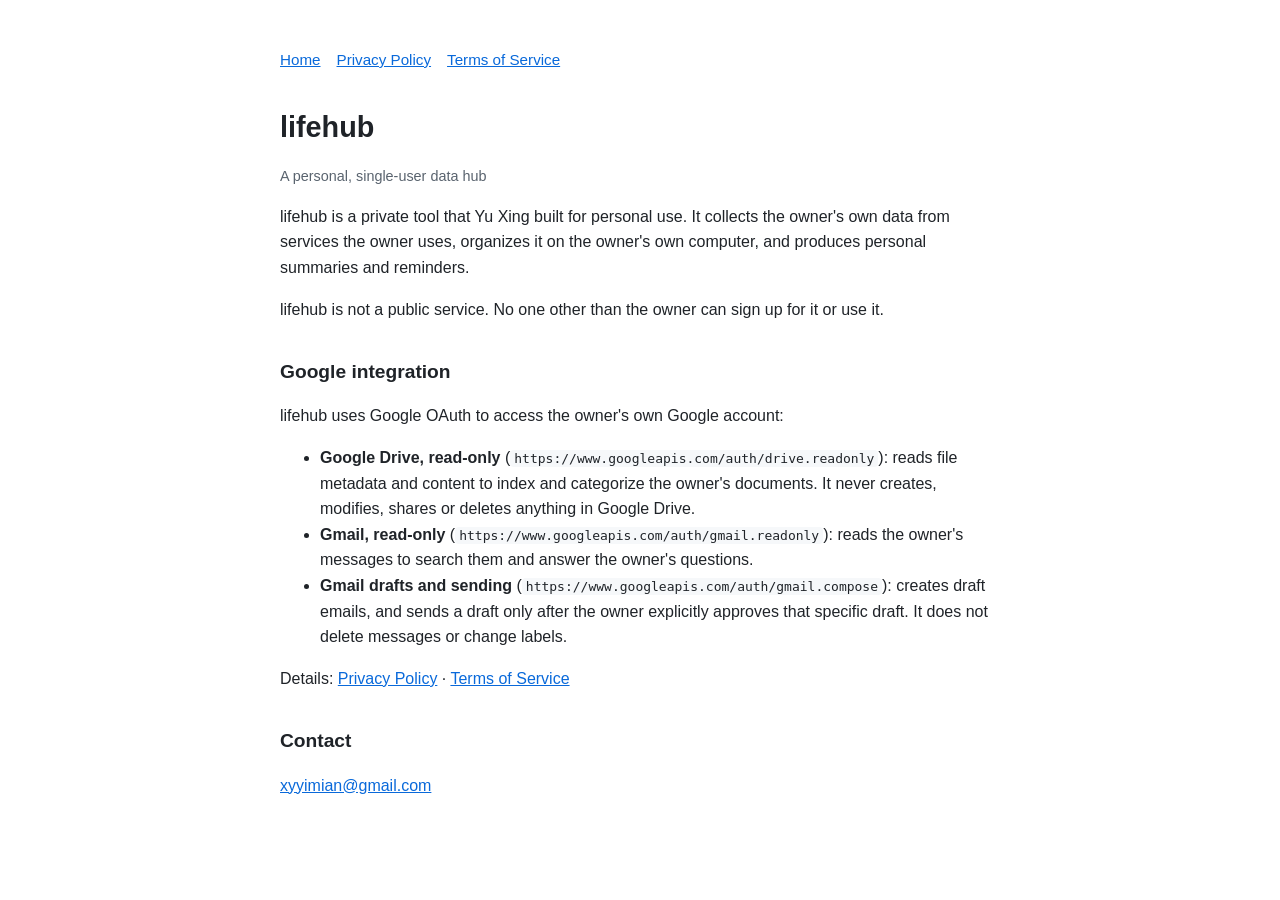
<file: index.html>
<!DOCTYPE html>
<html lang="en">
<head>
<meta charset="utf-8">
<meta name="viewport" content="width=device-width, initial-scale=1">
<title>lifehub</title>
<link rel="stylesheet" href="style.css">
</head>
<body>
<nav><a href="./">Home</a><a href="privacy.html">Privacy Policy</a><a href="terms.html">Terms of Service</a></nav>
<h1>lifehub</h1>
<p class="meta">A personal, single-user data hub</p>

<p>lifehub is a private tool that Yu Xing built for personal use. It collects the owner's own data from services the owner uses, organizes it on the owner's own computer, and produces personal summaries and reminders.</p>

<p>lifehub is not a public service. No one other than the owner can sign up for it or use it.</p>

<h2>Google integration</h2>
<p>lifehub uses Google OAuth to access the owner's own Google account:</p>
<ul>
<li><strong>Google Drive, read-only</strong> (<code>https://www.googleapis.com/auth/drive.readonly</code>): reads file metadata and content to index and categorize the owner's documents. It never creates, modifies, shares or deletes anything in Google Drive.</li>
<li><strong>Gmail, read-only</strong> (<code>https://www.googleapis.com/auth/gmail.readonly</code>): reads the owner's messages to search them and answer the owner's questions.</li>
<li><strong>Gmail drafts and sending</strong> (<code>https://www.googleapis.com/auth/gmail.compose</code>): creates draft emails, and sends a draft only after the owner explicitly approves that specific draft. It does not delete messages or change labels.</li>
</ul>

<p>Details: <a href="privacy.html">Privacy Policy</a> · <a href="terms.html">Terms of Service</a></p>

<h2>Contact</h2>
<p><a href="mailto:xyyimian@gmail.com">xyyimian@gmail.com</a></p>
</body>
</html>
</file>
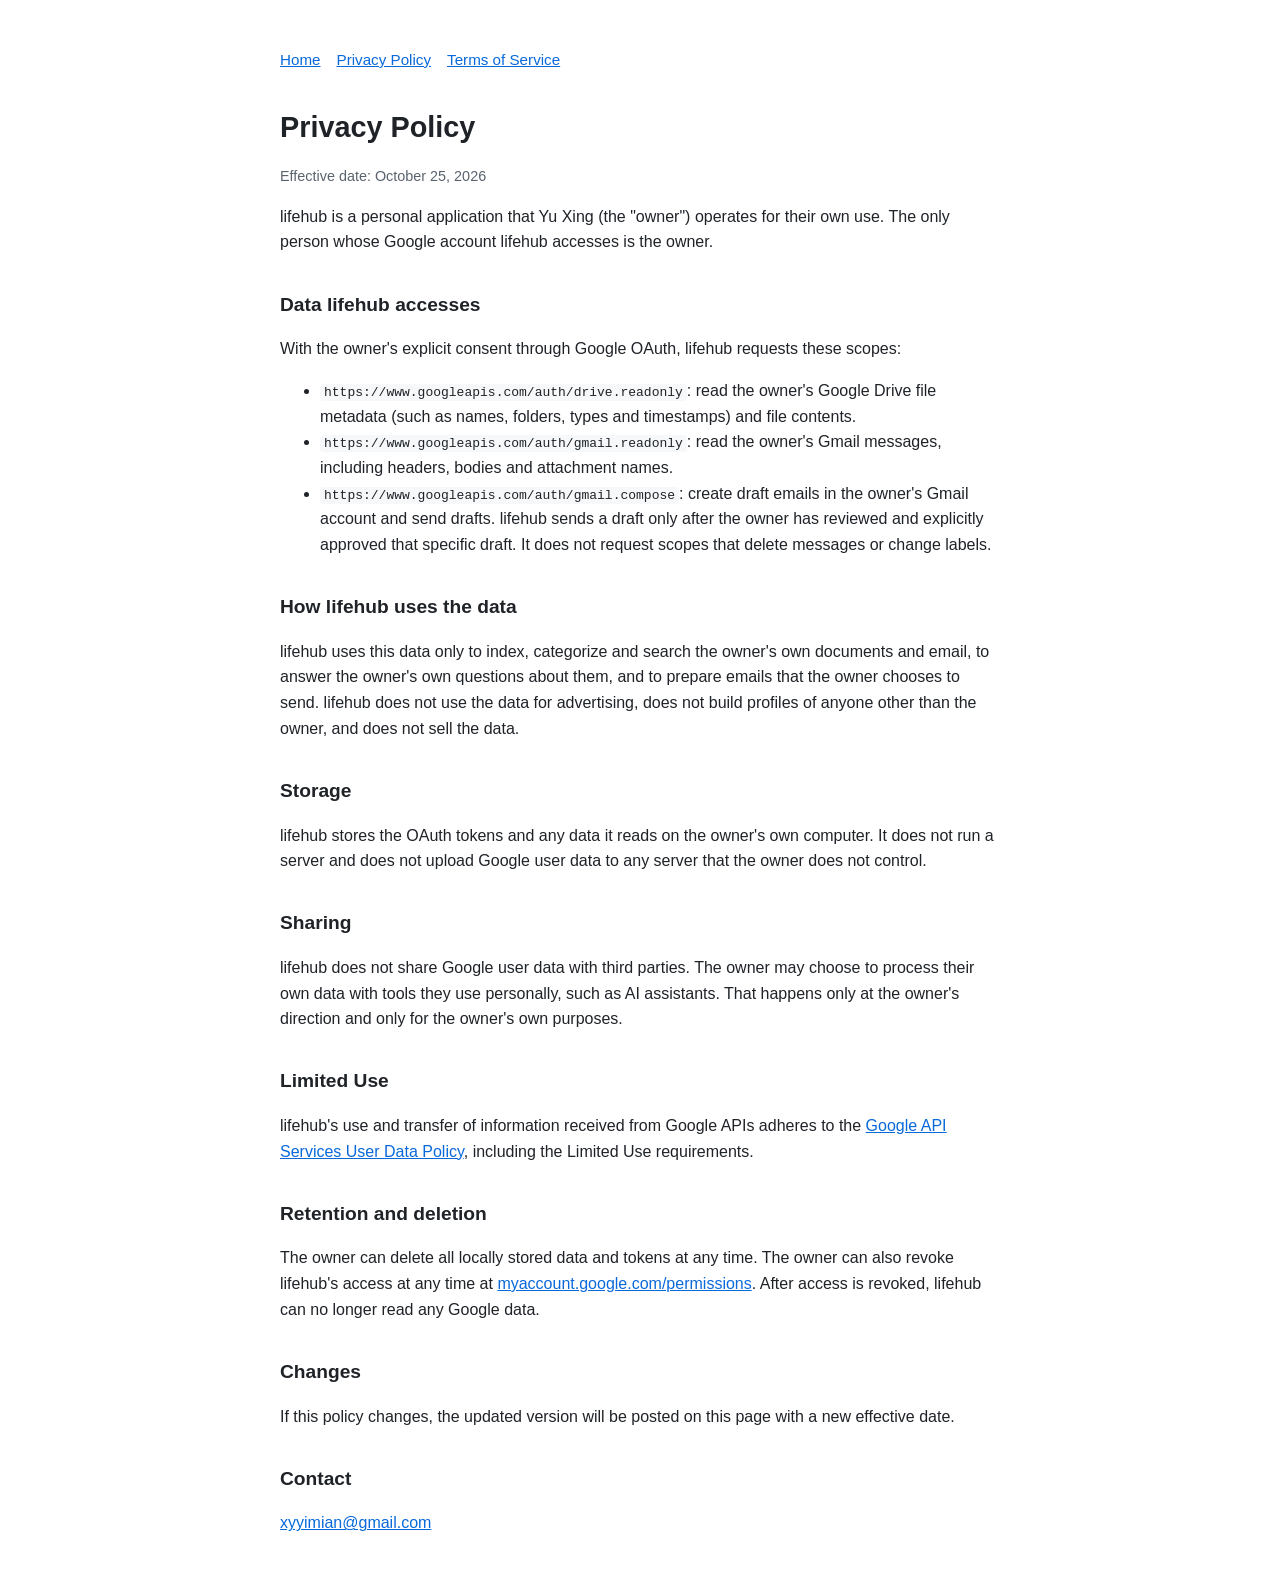
<file: privacy.html>
<!DOCTYPE html>
<html lang="en">
<head>
<meta charset="utf-8">
<meta name="viewport" content="width=device-width, initial-scale=1">
<title>Privacy Policy · lifehub</title>
<link rel="stylesheet" href="style.css">
</head>
<body>
<nav><a href="./">Home</a><a href="privacy.html">Privacy Policy</a><a href="terms.html">Terms of Service</a></nav>
<h1>Privacy Policy</h1>
<p class="meta">Effective date: October 25, 2026</p>

<p>lifehub is a personal application that Yu Xing (the "owner") operates for their own use. The only person whose Google account lifehub accesses is the owner.</p>

<h2>Data lifehub accesses</h2>
<p>With the owner's explicit consent through Google OAuth, lifehub requests these scopes:</p>
<ul>
<li><code>https://www.googleapis.com/auth/drive.readonly</code>: read the owner's Google Drive file metadata (such as names, folders, types and timestamps) and file contents.</li>
<li><code>https://www.googleapis.com/auth/gmail.readonly</code>: read the owner's Gmail messages, including headers, bodies and attachment names.</li>
<li><code>https://www.googleapis.com/auth/gmail.compose</code>: create draft emails in the owner's Gmail account and send drafts. lifehub sends a draft only after the owner has reviewed and explicitly approved that specific draft. It does not request scopes that delete messages or change labels.</li>
</ul>

<h2>How lifehub uses the data</h2>
<p>lifehub uses this data only to index, categorize and search the owner's own documents and email, to answer the owner's own questions about them, and to prepare emails that the owner chooses to send. lifehub does not use the data for advertising, does not build profiles of anyone other than the owner, and does not sell the data.</p>

<h2>Storage</h2>
<p>lifehub stores the OAuth tokens and any data it reads on the owner's own computer. It does not run a server and does not upload Google user data to any server that the owner does not control.</p>

<h2>Sharing</h2>
<p>lifehub does not share Google user data with third parties. The owner may choose to process their own data with tools they use personally, such as AI assistants. That happens only at the owner's direction and only for the owner's own purposes.</p>

<h2>Limited Use</h2>
<p>lifehub's use and transfer of information received from Google APIs adheres to the <a href="https://developers.google.com/terms/api-services-user-data-policy">Google API Services User Data Policy</a>, including the Limited Use requirements.</p>

<h2>Retention and deletion</h2>
<p>The owner can delete all locally stored data and tokens at any time. The owner can also revoke lifehub's access at any time at <a href="https://myaccount.google.com/permissions">myaccount.google.com/permissions</a>. After access is revoked, lifehub can no longer read any Google data.</p>

<h2>Changes</h2>
<p>If this policy changes, the updated version will be posted on this page with a new effective date.</p>

<h2>Contact</h2>
<p><a href="mailto:xyyimian@gmail.com">xyyimian@gmail.com</a></p>
</body>
</html>
</file>
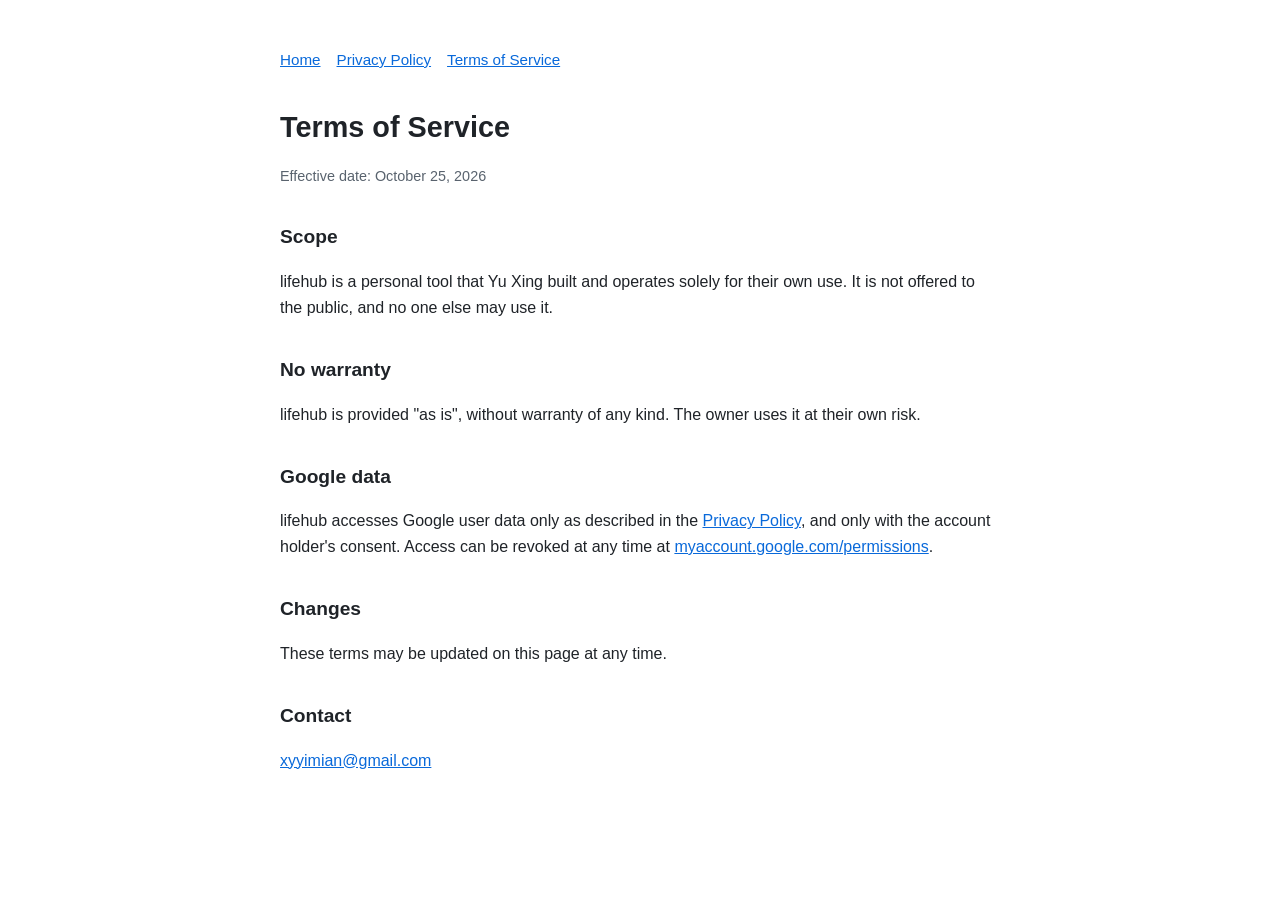
<file: terms.html>
<!DOCTYPE html>
<html lang="en">
<head>
<meta charset="utf-8">
<meta name="viewport" content="width=device-width, initial-scale=1">
<title>Terms of Service · lifehub</title>
<link rel="stylesheet" href="style.css">
</head>
<body>
<nav><a href="./">Home</a><a href="privacy.html">Privacy Policy</a><a href="terms.html">Terms of Service</a></nav>
<h1>Terms of Service</h1>
<p class="meta">Effective date: October 25, 2026</p>

<h2>Scope</h2>
<p>lifehub is a personal tool that Yu Xing built and operates solely for their own use. It is not offered to the public, and no one else may use it.</p>

<h2>No warranty</h2>
<p>lifehub is provided "as is", without warranty of any kind. The owner uses it at their own risk.</p>

<h2>Google data</h2>
<p>lifehub accesses Google user data only as described in the <a href="privacy.html">Privacy Policy</a>, and only with the account holder's consent. Access can be revoked at any time at <a href="https://myaccount.google.com/permissions">myaccount.google.com/permissions</a>.</p>

<h2>Changes</h2>
<p>These terms may be updated on this page at any time.</p>

<h2>Contact</h2>
<p><a href="mailto:xyyimian@gmail.com">xyyimian@gmail.com</a></p>
</body>
</html>
</file>
<file: style.css>
body { font-family: -apple-system, BlinkMacSystemFont, "Segoe UI", Helvetica, Arial, sans-serif; max-width: 720px; margin: 48px auto; padding: 0 20px; line-height: 1.6; color: #1f2328; }
h1 { font-size: 1.8em; margin-bottom: 0.2em; }
h2 { font-size: 1.2em; margin-top: 1.8em; }
.meta { color: #59636e; font-size: 0.9em; }
nav { margin-bottom: 32px; font-size: 0.95em; }
nav a { margin-right: 16px; }
a { color: #0969da; }
code { background: #f6f8fa; padding: 1px 4px; border-radius: 4px; }
</file>
